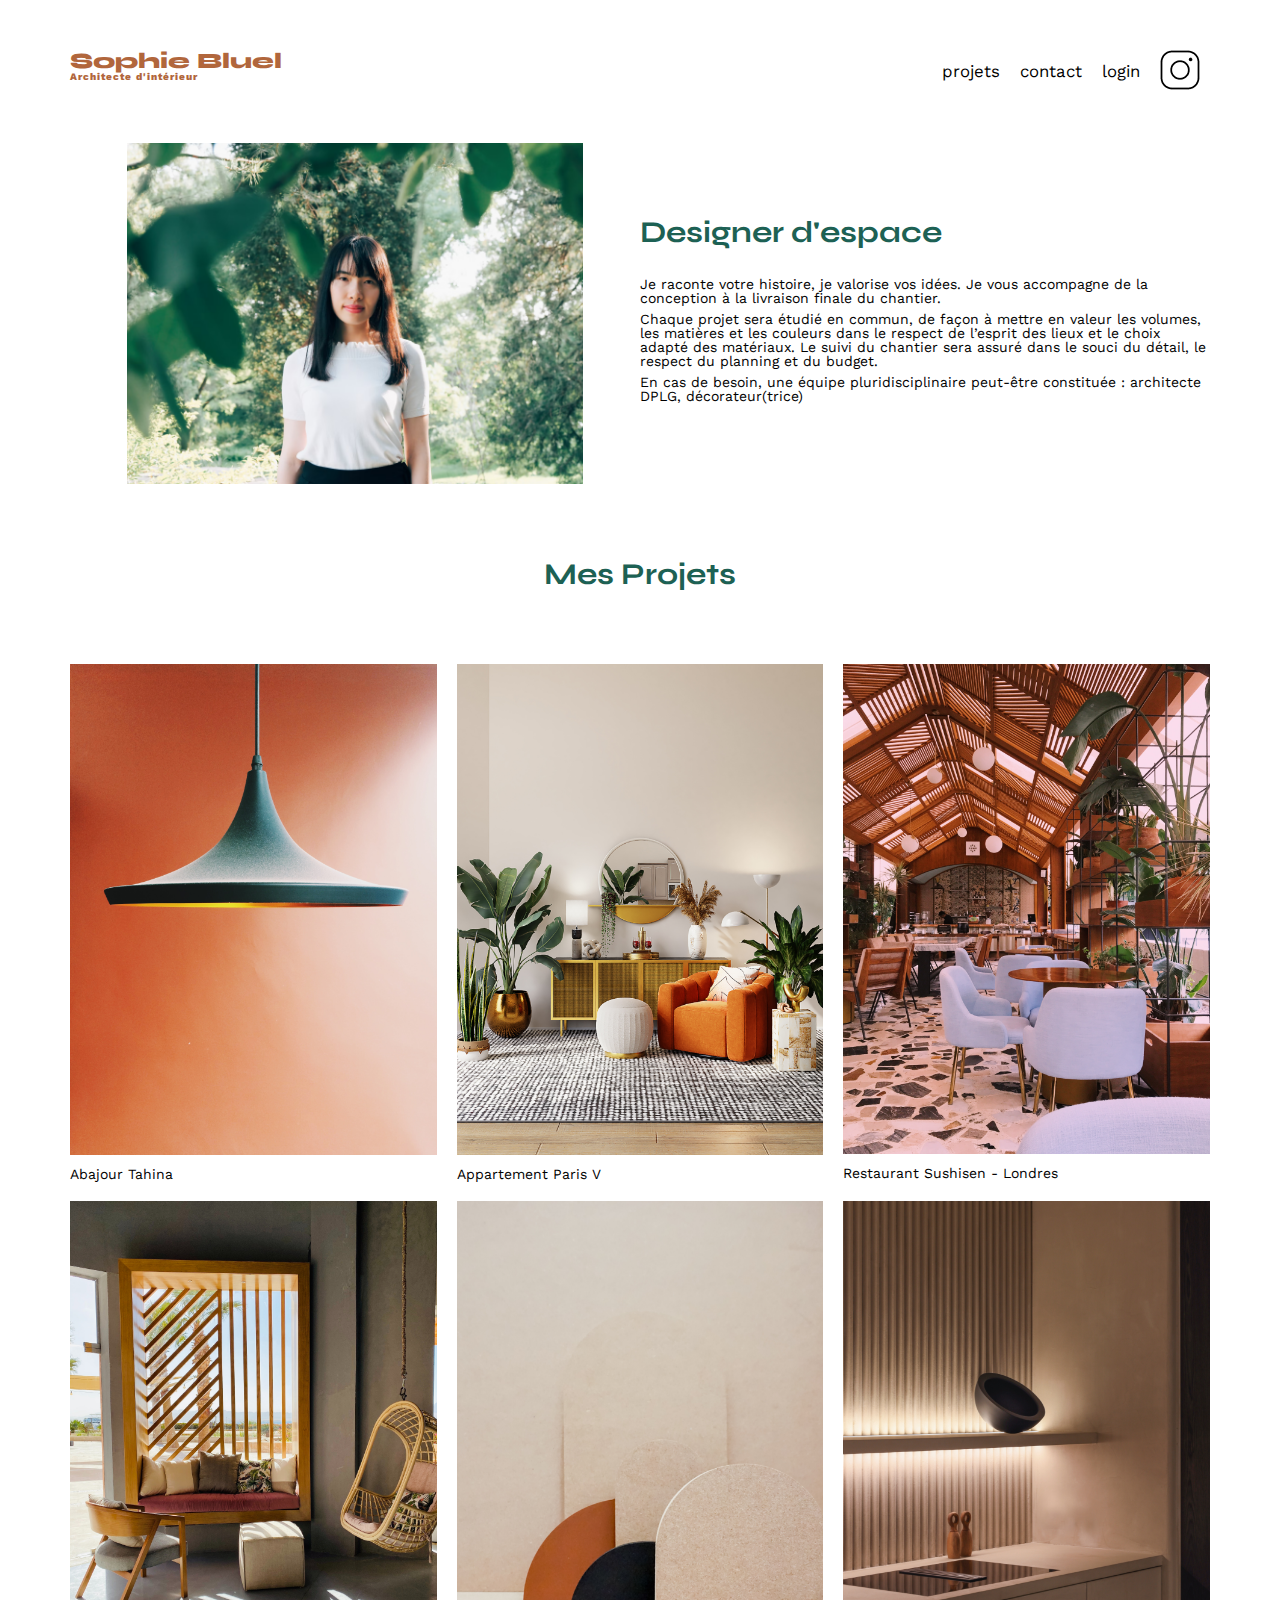
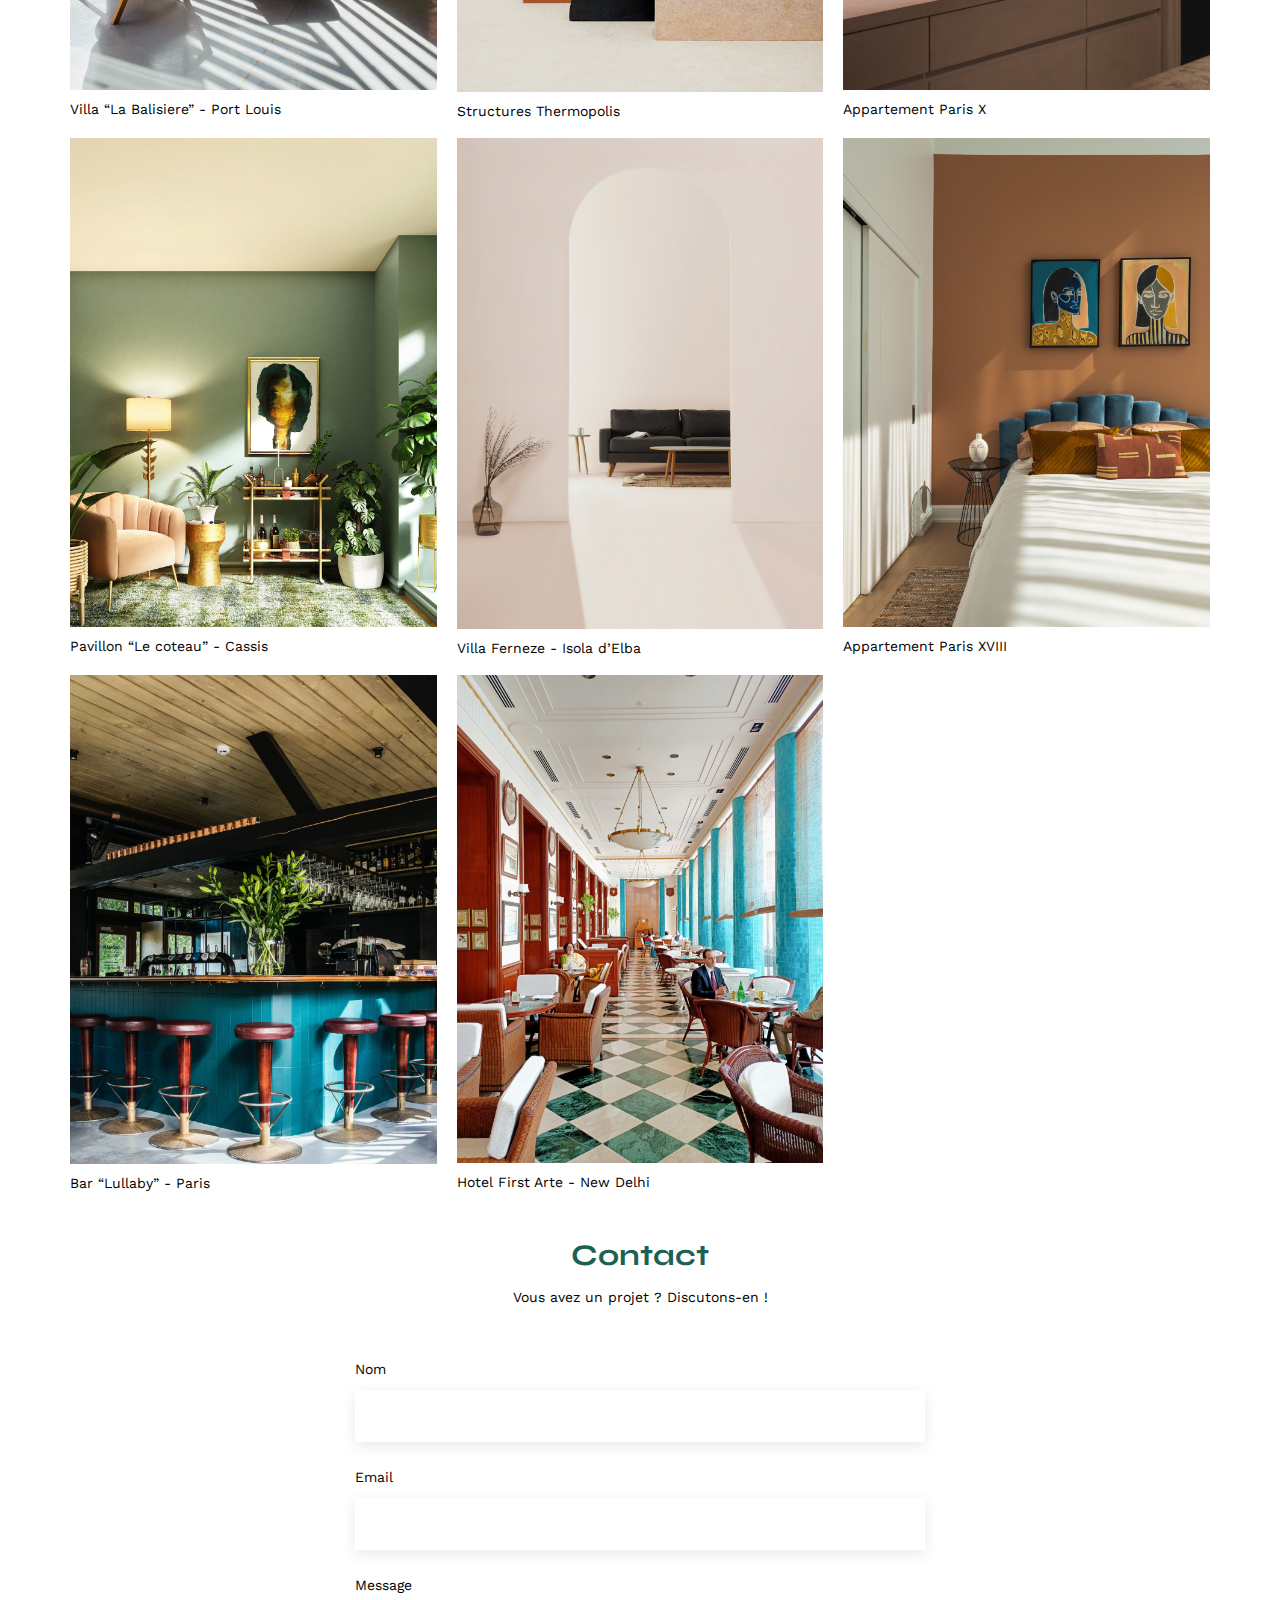
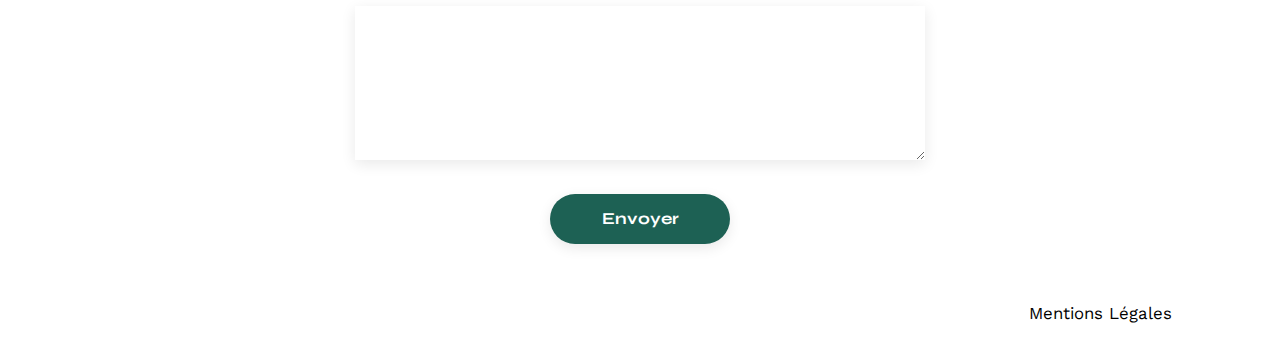
<file: FrontEnd/index.html>
<!DOCTYPE html>
<html lang="fr">
<head>
	<meta charset="UTF-8">
	<title>Sophie Bluel - Architecte d'intérieur</title>
	<meta name="viewport" content="width=device-width, initial-scale=1.0">
	<link rel="preconnect" href="https://fonts.googleapis.com">
	<link rel="preconnect" href="https://fonts.gstatic.com" crossorigin>
	<link href="https://fonts.googleapis.com/css2?family=Syne:wght@700;800&family=Work+Sans&display=swap" rel="stylesheet">
	<meta name="description" content="">
	<link rel="stylesheet" href="./assets/style.css">
</head>
<body>
<header>
	<h1>Sophie Bluel <span>Architecte d'intérieur</span></h1>
	<nav>
		<ul>
			<li>projets</li>
			<li>contact</li>
			<li>login</li>
			<li><img src="./assets/icons/instagram.png" alt="Instagram"></li>
		</ul>
	</nav>
</header>
<main>
	<section id="introduction">
		<figure>
			<img src="./assets/images/sophie-bluel.png" alt="">
		</figure>
		<article>
			<h2>Designer d'espace</h2>
			<p>Je raconte votre histoire, je valorise vos idées. Je vous accompagne de la conception à la livraison finale du chantier.</p>
			<p>Chaque projet sera étudié en commun, de façon à mettre en valeur les volumes, les matières et les couleurs dans le respect de l’esprit des lieux et le choix adapté des matériaux. Le suivi du chantier sera assuré dans le souci du détail, le respect du planning et du budget.</p>
			<p>En cas de besoin, une équipe pluridisciplinaire peut-être constituée : architecte DPLG, décorateur(trice)</p>
		</article>
	</section>
	<section id="portfolio">
		<h2>Mes Projets</h2>
		<div class="gallery">
			<figure>
				<img src="assets/images/abajour-tahina.png" alt="Abajour Tahina">
				<figcaption>Abajour Tahina</figcaption>
			</figure>
			<figure>
				<img src="assets/images/appartement-paris-v.png" alt="Appartement Paris V">
				<figcaption>Appartement Paris V</figcaption>
			</figure>
			<figure>
				<img src="assets/images/restaurant-sushisen-londres.png" alt="Restaurant Sushisen - Londres">
				<figcaption>Restaurant Sushisen - Londres</figcaption>
			</figure>
			<figure>
				<img src="assets/images/la-balisiere.png" alt="Villa “La Balisiere” - Port Louis">
				<figcaption>Villa “La Balisiere” - Port Louis</figcaption>
			</figure>
			<figure>
				<img src="assets/images/structures-thermopolis.png" alt="Structures Thermopolis">
				<figcaption>Structures Thermopolis</figcaption>
			</figure>
			<figure>
				<img src="assets/images/appartement-paris-x.png" alt="Appartement Paris X">
				<figcaption>Appartement Paris X</figcaption>
			</figure>
			<figure>
				<img src="assets/images/le-coteau-cassis.png" alt="Pavillon “Le coteau” - Cassis">
				<figcaption>Pavillon “Le coteau” - Cassis</figcaption>
			</figure>
			<figure>
				<img src="assets/images/villa-ferneze.png" alt="Villa Ferneze - Isola d’Elba">
				<figcaption>Villa Ferneze - Isola d’Elba</figcaption>
			</figure>
			<figure>
				<img src="assets/images/appartement-paris-xviii.png" alt="Appartement Paris XVIII">
				<figcaption>Appartement Paris XVIII</figcaption>
			</figure>
			<figure>
				<img src="assets/images/bar-lullaby-paris.png" alt="Bar “Lullaby” - Paris">
				<figcaption>Bar “Lullaby” - Paris</figcaption>
			</figure>
			<figure>
				<img src="assets/images/hotel-first-arte-new-delhi.png" alt="Hotel First Arte - New Delhi">
				<figcaption>Hotel First Arte - New Delhi</figcaption>
			</figure>
		</div>
	</section>
	<section id="contact">
		<h2>Contact</h2>
		<p>Vous avez un projet ? Discutons-en !</p>
		<form action="#" method="post">
			<label for="name">Nom</label>
			<input type="text" name="name" id="name">
			<label for="email">Email</label>
			<input type="email" name="email" id="email">
			<label for="message">Message</label>
			<textarea name="message" id="message" cols="30" rows="10"></textarea>
			<input type="submit" value="Envoyer">
		</form>
	</section>
</main>

<footer>
	<nav>
		<ul>
			<li>Mentions Légales</li>
		</ul>
	</nav>
</footer>
</body>
</html>
</file>
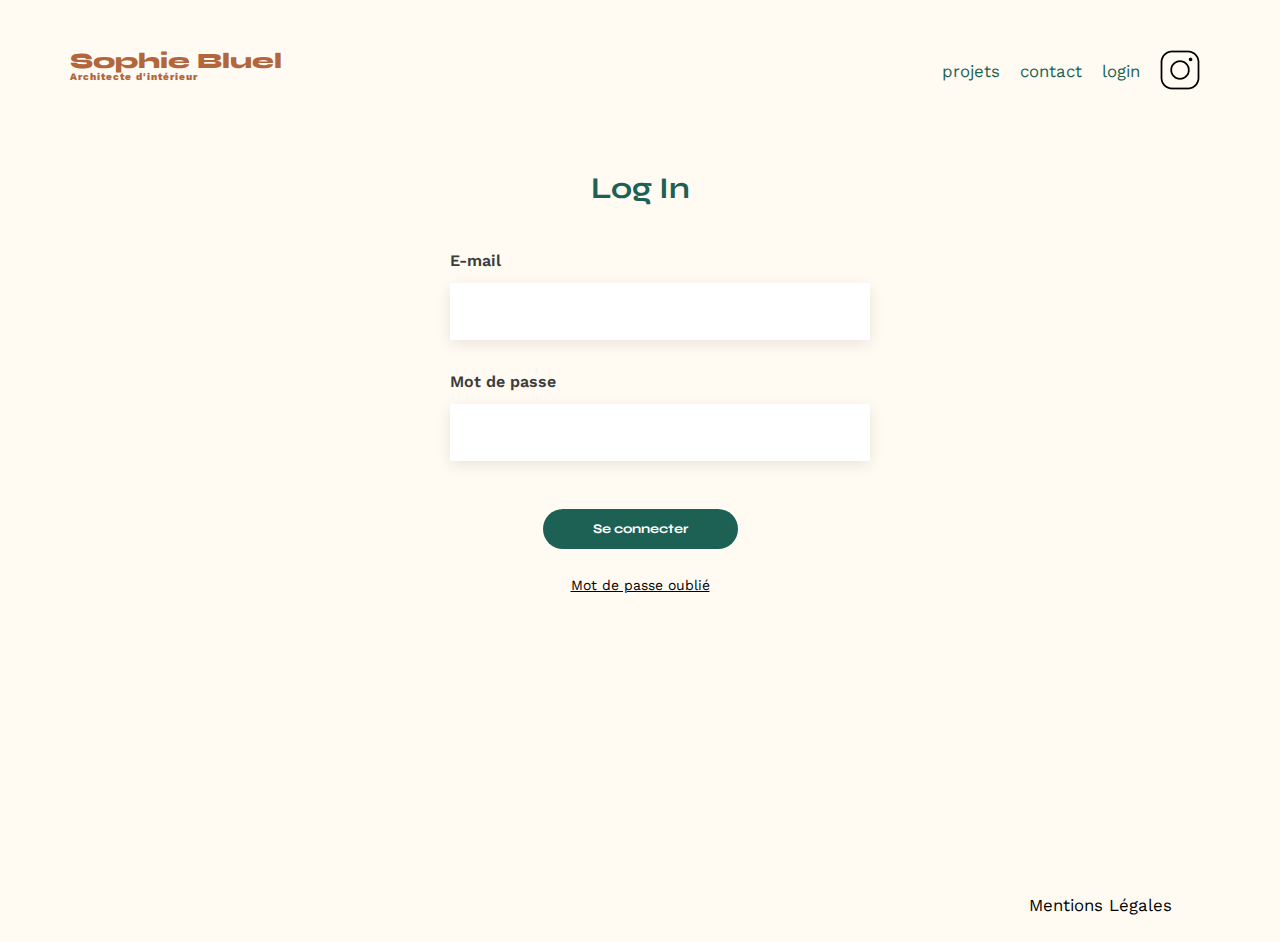
<file: FrontEnd/login.html>
<!DOCTYPE html>
<html lang="fr">
<head>
	<meta charset="UTF-8">
	<title>Sophie Bluel - Architecte d'intérieur</title>
	<meta name="viewport" content="width=device-width, initial-scale=1.0">
	<link rel="preconnect" href="https://fonts.googleapis.com">
	<link rel="preconnect" href="https://fonts.gstatic.com" crossorigin>
	<link href="https://fonts.googleapis.com/css2?family=Syne:wght@700;800&family=Work+Sans&display=swap" rel="stylesheet">
	<meta name="description" content="">
	<link rel="stylesheet" href="./assets/style.css">
    <link rel="stylesheet" href="./assets/login.css">
	<script type="module" src="./javascript/login.js"></script>
</head>
<body>
<header>
	<h1>Sophie Bluel <span>Architecte d'intérieur</span></h1>
	<nav>
		<ul>
			<li>
				<a href="./index.html">projets</a></li>
			<li>
				<a href="./index.html">contact</a>
			</li>
			<li>
				<a href="#">login</a>
			</li>
			<li><img src="./assets/icons/instagram.png" alt="Instagram"></li>
		</ul>
	</nav>
</header>
<main>
    <section class="login">
        <h2 class="title">Log In</h2>
        <form>
            <label for="email">E-mail</label>
            <input type="email" id="email" name="email">

            <label for="password">Mot de passe</label>
            <input type="password" id="password" name="password" >

			<p id="login-error"></p>

            <button type="submit" id="login">Se connecter</button>
            <a class="forgot" href="#" >Mot de passe oublié</a>

        </form>
    </section>

</main>

<footer>
	<nav>
		<ul>
			<li>Mentions Légales</li>
		</ul>
	</nav>
</footer>
</body>
</html>
</file>
<file: FrontEnd/assets/login.css>
body {
    background: #FFFBF2;
}

.login {
    width: 100%;
    max-width: 380px;
    margin: 80px auto;
    text-align: center;
    font-family: 'Work Sans';
}

.login form {
  display: flex;
  flex-direction: column;
  gap: 14px;              
  align-items: stretch;   
}

.login .title {
    font-size: 30px;
    color: #1D6154;
    margin-bottom: 50px;
    font-family: 'Syne';
    font-weight: 700;
}


.login label {
    font-family: 'Work Sans';
    display: block;
    text-align: left;
    font-size: 16px;
    color: #3D3D3D;
    font-weight: 600;
}


.login input {
    width: 100%;
    padding: 20px ;
    border: none;
    background: white;
    font-size: 15px;
    box-shadow: 0 4px 14px rgba(0,0,0,0.09);
    margin-bottom: 20px;
}


.login button {
    font-family: 'Syne';
    align-self: center;     
    padding: 12px 50px;
    border-radius: 60px;
    border: none;
    background: #1D6154;
    color: #fff;
    font-weight: 700;
    cursor: pointer;
    
}

.login button:hover {
    background: #15463B;
}


.login a {
    font-size: 14px;
    color: #1D6154;
    text-decoration: underline;
}

.login a,
.login .forgot {
    display: inline-block;  
    align-self: center;     
    margin-top: 15px;
    text-decoration: underline;
    color: black;
}

footer {
    margin-top: 305px;
}
</file>
<file: FrontEnd/assets/style.css>
/* http://meyerweb.com/eric/tools/css/reset/
   v2.0 | 20110126
   License: none (public domain)
*/

html, body, div, span, applet, object, iframe,
h1, h2, h3, h4, h5, h6, p, blockquote, pre,
a, abbr, acronym, address, big, cite, code,
del, dfn, em, img, ins, kbd, q, s, samp,
small, strike, strong, sub, sup, tt, var,
b, u, i, center,
dl, dt, dd, ol, ul, li,
fieldset, form, label, legend,
table, caption, tbody, tfoot, thead, tr, th, td,
article, aside, canvas, details, embed,
figure, figcaption, footer, header, hgroup,
menu, nav, output, ruby, section, summary,
time, mark, audio, video {
	margin: 0;
	padding: 0;
	border: 0;
	font-size: 100%;
	font: inherit;
	vertical-align: baseline;
}
/* HTML5 display-role reset for older browsers */
article, aside, details, figcaption, figure,
footer, header, hgroup, menu, nav, section {
	display: block;
}
body {
	line-height: 1;
}
ol, ul {
	list-style: none;
}
blockquote, q {
	quotes: none;
}
blockquote:before, blockquote:after,
q:before, q:after {
	content: '';
	content: none;
}
table {
	border-collapse: collapse;
	border-spacing: 0;
}
/** end reset css**/
body {
	max-width: 1140px;
	margin:auto;
	font-family: 'Work Sans' ;
	font-size: 14px;
}

.editionbar {
	display: none;
	justify-content: center;
	width: 100% ;
	background-color: black;
	color: white;
	align-items: center;
	height: 60px;
	margin: 0;
}

.editionbar .fa-regular {
	margin: 15px;
}

header {
	display: flex;
	justify-content: space-between;
	margin: 50px 0
}
section {
	margin: 50px 0
}

h1{
	display: flex;
	flex-direction: column;
	font-family: 'Syne';
	font-size: 22px;
	font-weight: 800;
	color: #B1663C
}

h1 > span {
	font-family: 'Work Sans';
	font-size:10px;
	letter-spacing: 0.1em;
;
}

h2{
	font-family: 'Syne';
	font-weight: 700;
	font-size: 30px;
	color: #1D6154
}
nav ul {
	display: flex;
	align-items: center;
	list-style-type: none;
	cursor: pointer;

}
nav li {
	padding: 0 10px;
	font-size: 1.2em;
	
}


nav a {
	text-decoration: none;
	color: #1D6154;
}

a:hover {
	color: #B1663C;
}
#introduction {
	display: flex;
	align-items: center;
}
#introduction figure {
	flex: 1
}
#introduction img {
	display: block;
	margin: auto;
	width: 80%;
}

#introduction article {
	flex: 1
}
#introduction h2 {
	margin-bottom: 1em;
}

#introduction p {
	margin-bottom: 0.5em;
}
#portfolio h2 {
	text-align: center;
	margin-bottom: 1em;
	margin: 75px 0 75px 0;

}

.portfolio-header {
	display: flex;
	align-items: center;
	justify-content: center;
	
}

.edit {
	color: black;
	font-size: 16px;
	text-decoration: none;
	cursor: pointer;
}

.edit .fa-regular{
	margin: 0 10px 0 25px;
	
}

.myEdit {
	display: none;
	position: fixed;
	z-index: 1000;
	left: 0;
	top: 0;
	width: 100%;
	height: 100%;
	background-color: rgba(0, 0, 0, 0.3);
		
}

.myEdit {
	justify-content: center;
	align-items: center;
}



.modal-form {
	display: none;
	position: fixed;
	z-index: 1000;
	left: 0;
	top: 0;
	width: 100%;
	height: 100%;
	background-color: rgba(0, 0, 0, 0.3);
	justify-content: center;
	align-items: center;
}

.edit-content {
	display: flex;
    flex-direction: column;
	align-items: center;
   	background-color: white;
    border-radius: 10px;
    width: 630px;
	height: 688px;
    gap: 20px;
    position: relative;
}

.edit-add-photo {
	display: flex;
    flex-direction: column;
	align-items: center;
   	background-color: white;
    border-radius: 10px;
    width: 630px;
	height: 670px;
    position: relative;
}

.separator-add-photo {
	width: 420px;
	border: none;
	border-top: 1px solid #b3b3b3;
}

.modal-form .title-modal-form {
	font-family: "Work Sans";
	color: black;
	font-weight: 400;
	margin: 60px 0 0 0!important;
	
}

 .url-image {
	display: flex;
    flex-direction: column;
    align-items: center;
    justify-content: center;
    background-color: #e8f1f6;
    width: 420px;
    height: 169px;
    border-radius: 5px;
    position: relative;
	overflow: hidden;
	margin-top: 42px;
	
}

.icone-image {
	width: 76px;
	height: auto;
	margin: 20px 0 10px 0;
}

#icone-image.preview-active {
	width: 129px;
	height: 193px;
	margin: 0;
}

.jpg-png {
	margin: 7px 0 19px 0;
	font-family: "Work Sans";
	font-size: 10px;
	font-weight: 400;
}

.back-arrow {
	position: absolute;
	top: 20px;
	left: 30px;
	font-size: 22px;
	cursor: pointer;
}

.modal-form label {
	display: flex;
}

.url {
	display: none;
}

button {
	cursor: pointer;
}

.modal-image {
	border: 1px solid #ffffff;
	width: 100%;
	box-shadow: 0px 4px 14px rgba(0, 0, 0, 0.09);
	height: 50px;
	padding: 0 0 0 16px;
	font: 14px;
	margin-bottom: 46px;
}

.modal-form .title {
	border: 0px solid #ffffff;
	width: 	96%;
	box-shadow: 0px 4px 14px rgba(0, 0, 0, 0.09);
	height: 50px;
	padding: 0 0 0 16px;
	font-size: 14px;
}

.modal-form input:focus {
	outline: none;
}

.modal-form select:focus {
	outline: none;
}

.modal-form button {
	width: 173px;
	height: 36px;
	border: none;
	border-radius: 50px;
	background-color: #Cbd6dc;
	justify-content: center;
	align-items: center;
	color: white;
	cursor: pointer;
	
}

.modal-form .validate-btn {
	background-color: #a7a7a7;
	width: 237px;
	height: 36px;
	margin-top: 32px;
	cursor: default;
}



.modal-form .validate-btn.active {
	background-color: #1D6154 !important;
	cursor: pointer;
}





.edit-content h3 {
	margin: 70px 0 20px 0;
	font-family: 'Work Sans';
	font-weight: 400;
	font-size: 26px;
	display: flex;
	justify-content: center;
}

.separator {
	width: 65%;
	border: none;
	border-top: 1px solid #b3b3b3;
}

.add-photo {
	width: 239px;
	border: solid 1px #1D6154;
	border-radius: 60px;
	height: 36px;
	color: white;
	background-color: #1D6154;
	cursor: pointer;
}

.modal-form label {
	margin: 10px 0 10px 0;
	font-family: "Work Sans";
	font-weight: 500;
	font-size: 14px;
	margin: 30px 0 10px 0;
}

.close {
	position: absolute;
	top: 20px;
	right: 30px;
	font-size: 27px;
	cursor: pointer;
}



#filters {
	display: flex;
	justify-content: center;
	gap: 10px;
	margin: 50px;
}

#filters button {
	padding: 5px 20px;
	border: 1px solid #1D6154;
	background-color: white;
	color: #1D6154;
	border-radius: 60px;
	font-weight: 600;
	font-size: 16px;
	cursor: pointer;
	font-family: 'Work Sans';
	
}

#filters button:hover {
	background-color: #1D6154;
	color: white;
}

#filters button.active {
	background-color: #1D6154;
	color: white;
}

#modal-gallery {
  	width: 65%;
  	display: grid;
  	grid-template-columns: repeat(5, 1fr); 
  	gap: 10px;
  	margin-bottom: 50px;  
}

#modal-gallery figure {
  	position: relative;
  	width: 100%;
  
}

#modal-gallery img {
	width: 100%;
  	height: 100px;
  	object-fit: cover;
  	border-radius: 4px;
  	padding: 5px;
  
}

#modal-gallery figcaption {
  	position: absolute;
  	top: 10px;
  	right: 1px;
  	background-color: black;
  	color: white;
  	font-size: 12px;
  	padding: 5px;
  	border-radius: 3px;
  	cursor: pointer;
  	opacity: 0.8;
}



.gallery {
	width: 100%;
	display: grid;
	grid-template-columns: 1fr 1fr 1fr;
	grid-column-gap: 20px;
	grid-row-gap: 20px;
	
	
}

.gallery img {
	width: 100%;
	margin-bottom: 10px;
}
#contact {
	width: 50%;
margin: auto;
}
#contact > * {
	text-align: center;

}
#contact h2{
	margin-bottom: 20px;
}
#contact form {
	text-align: left;
	margin-top:30px;
	display: flex;
	flex-direction: column;
}

#contact input {
	height: 50px;
	font-size: 1.2em;
	border: none;
	box-shadow: 0px 4px 14px rgba(0, 0, 0, 0.09);
}
#contact label {
	margin: 2em 0 1em 0;
}
#contact textarea {
	border: none;
	box-shadow: 0px 4px 14px rgba(0, 0, 0, 0.09);
}

input[type="submit"]{
	font-family: 'Syne';
	font-weight: 700;
	color: white;
	background-color: #1D6154;
	margin : 2em auto ;
	width: 180px;
	text-align: center;
	border-radius: 60px ;
}

footer nav ul {
	display: flex;
	justify-content: flex-end;
	margin: 2em
}
</file>
